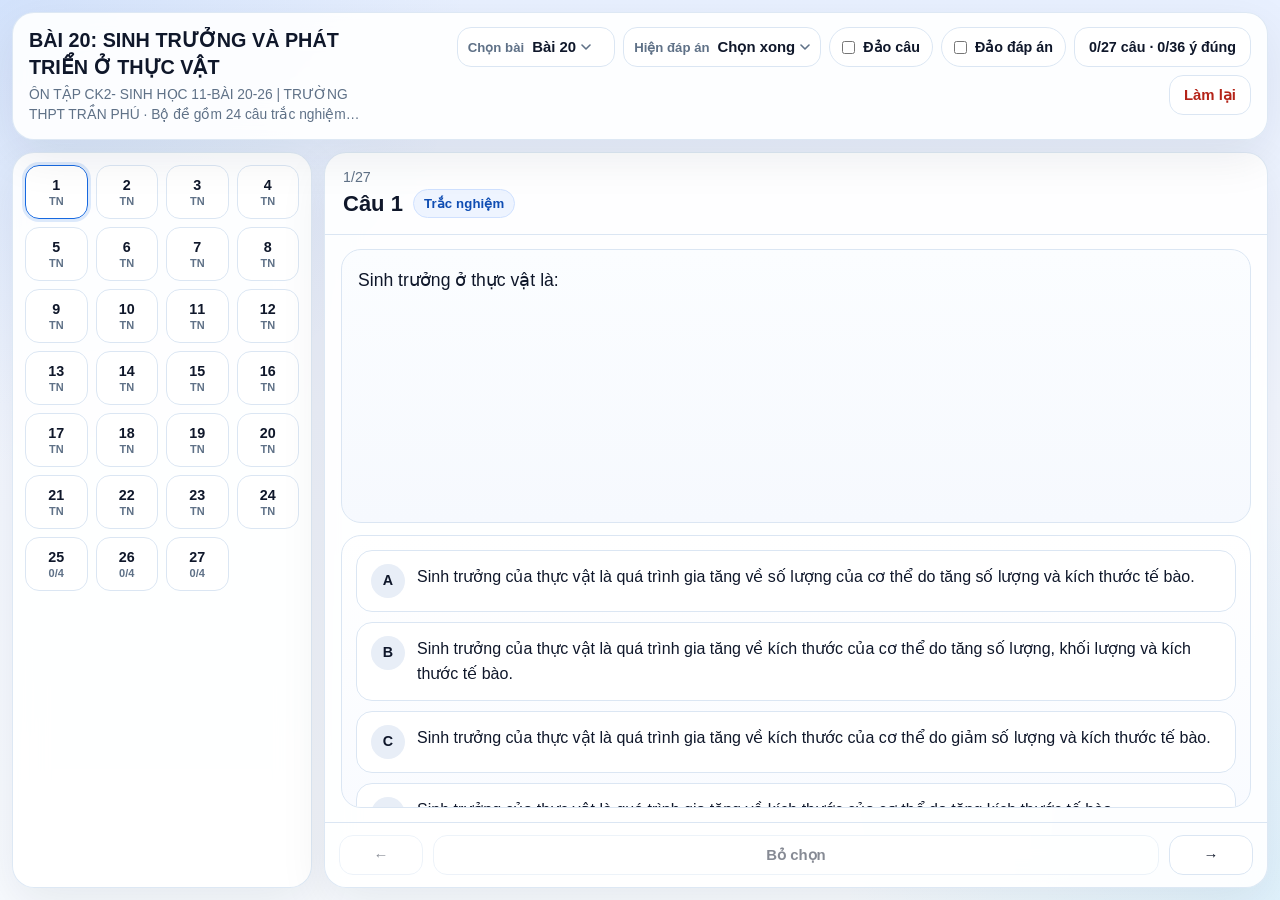
<file: index.html>
<!DOCTYPE html>
<html lang="vi">
<head>
  <meta charset="UTF-8" />
  <meta name="viewport" content="width=device-width, initial-scale=1.0, viewport-fit=cover" />
  <title>Ôn tập Sinh học 11</title>
  <link rel="stylesheet" href="style.css" />
</head>
<body>
  <div class="app">
    <header class="topbar">
      <button
        class="tool-btn mobile-only mobile-menu-btn"
        id="openToolsBtn"
        type="button"
        aria-label="Mở menu chỉnh sâu"
        aria-expanded="false"
      >
        <span class="hamburger-icon" aria-hidden="true">
          <span></span>
          <span></span>
          <span></span>
        </span>
      </button>
      <button
        class="tool-btn mobile-only mobile-palette-trigger"
        id="mobilePaletteBtn"
        type="button"
        aria-expanded="false"
      >
        Câu
      </button>
      <div class="titlebox">
        <div class="title" id="examTitle">Đang tải...</div>
        <div class="mobile-title" id="mobileExamTitle">Đang tải...</div>
        <div class="subtitle" id="examSection"></div>
      </div>

      <div class="tools-host" id="toolsDesktopMount">
      <div class="tools" id="toolsPanel">
        <div class="tools-sheet-head mobile-only">
          <div class="tools-sheet-title">Menu chỉnh sâu</div>
          <button class="tool-btn" id="closeToolsBtn" type="button">Đóng</button>
        </div>
        <button class="tool-btn mobile-only" id="openPaletteBtn" type="button">Câu</button>
        <div class="tool-field cs-field">
          <span class="tool-label">Chọn bài</span>
          <div class="cs" id="lessonSelect" data-value="">
            <button class="cs-trigger" type="button" aria-haspopup="listbox" aria-expanded="false">
              <span class="cs-value"></span>
              <svg class="cs-arrow" width="10" height="6" viewBox="0 0 10 6" fill="none" aria-hidden="true"><path d="M1 1l4 4 4-4" stroke="currentColor" stroke-width="1.6" stroke-linecap="round" stroke-linejoin="round"/></svg>
            </button>
            <div class="cs-list" role="listbox" hidden></div>
          </div>
        </div>
        <div class="tool-field mode-field cs-field">
          <span class="tool-label">Hiện đáp án</span>
          <div class="cs" id="revealModeSelect" data-value="submit">
            <button class="cs-trigger" type="button" aria-haspopup="listbox" aria-expanded="false">
              <span class="cs-value">Cuối bài</span>
              <svg class="cs-arrow" width="10" height="6" viewBox="0 0 10 6" fill="none" aria-hidden="true"><path d="M1 1l4 4 4-4" stroke="currentColor" stroke-width="1.6" stroke-linecap="round" stroke-linejoin="round"/></svg>
            </button>
            <div class="cs-list" role="listbox" hidden>
              <button class="cs-option selected" role="option" data-value="submit" type="button">Cuối bài</button>
              <button class="cs-option" role="option" data-value="instant" type="button">Chọn xong</button>
            </div>
          </div>
        </div>
        <button class="tool-btn accent" id="submitBtn" type="button">Nộp bài</button>
        <label class="toggle-chip" for="shuffleQuestionsToggle">
          <input id="shuffleQuestionsToggle" type="checkbox" />
          <span>Đảo câu</span>
        </label>
        <label class="toggle-chip" for="shuffleOptionsToggle">
          <input id="shuffleOptionsToggle" type="checkbox" />
          <span>Đảo đáp án</span>
        </label>
        <div class="summary" id="summary">0/0</div>
        <button class="tool-btn danger" id="resetBtn" type="button" title="Xóa toàn bộ lựa chọn">Làm lại</button>
      </div>
      </div>
    </header>

    <main class="main">
      <aside class="sidebar card">
        <div class="palette" id="paletteDesktop"></div>
      </aside>

      <section class="viewer card">
        <div class="viewer-head">
          <div class="viewer-head-left">
            <div class="q-position" id="qPosition">0/0</div>
            <div class="q-title-row">
              <div class="q-number" id="qNumber">Câu 1</div>
              <div class="q-type-badge" id="qTypeBadge" hidden>Trắc nghiệm</div>
            </div>
          </div>
          <div class="viewer-head-right">
            <div class="answer-chip" id="answerChip" hidden>Đáp án: A</div>
          </div>
        </div>

        <div class="viewer-body">
          <div class="prompt-pane" id="promptPane">
            <div class="question-text" id="questionText">Đang tải...</div>
            <div class="question-media" id="questionMedia" hidden></div>
          </div>
          <div class="answer-pane">
            <div class="options" id="options"></div>
          </div>
        </div>

        <div class="viewer-foot">
          <button class="nav-btn" id="prevBtn" type="button">←</button>
          <button class="nav-btn" id="clearBtn" type="button">Bỏ chọn</button>
          <button class="nav-btn" id="nextBtn" type="button">→</button>
        </div>
      </section>
    </main>
  </div>

  <div class="tools-backdrop" id="toolsBackdrop">
    <div class="tools-overlay-panel">
      <div class="tools-sheet-shell" id="toolsSheetShell"></div>
    </div>
  </div>

  <div class="overlay" id="overlay">
    <div class="overlay-panel">
      <div class="overlay-head">
        <div class="overlay-title">Chọn câu</div>
        <button class="tool-btn" id="closePaletteBtn" type="button">Đóng</button>
      </div>
      <div class="overlay-subtitle" id="paletteSummary"></div>
      <div class="palette mobile-palette" id="paletteMobile"></div>
    </div>
  </div>

  <div class="image-lightbox" id="imageLightbox" aria-hidden="true">
    <div class="image-lightbox-panel" id="imageLightboxPanel" role="dialog" aria-modal="true" aria-label="Xem ảnh lớn">
      <div class="image-lightbox-head">
        <div class="image-lightbox-meta" id="imageLightboxMeta">Ảnh 1/1</div>
        <button class="tool-btn image-lightbox-close" id="closeImageLightboxBtn" type="button">Đóng</button>
      </div>
      <div class="image-lightbox-stage">
        <button class="image-lightbox-nav" id="prevImageLightboxBtn" type="button" aria-label="Ảnh trước">←</button>
        <div class="image-lightbox-viewport" id="imageLightboxViewport">
          <img class="image-lightbox-image" id="imageLightboxImage" alt="" />
        </div>
        <button class="image-lightbox-nav" id="nextImageLightboxBtn" type="button" aria-label="Ảnh tiếp theo">→</button>
      </div>
      <div class="image-lightbox-caption" id="imageLightboxCaption" hidden></div>
      <div class="image-lightbox-hint" id="imageLightboxHint">Bấm vùng tối bên ngoài hoặc nhấn Esc để đóng</div>
    </div>
  </div>

  <script src="javascript.js"></script>
</body>
</html>
</file>
<file: style.css>
:root {
  --bg: #f3f7ff;
  --bg-strong: #e8f0ff;
  --card: #ffffff;
  --line: #dbe6f3;
  --line-strong: #bfd2e6;
  --text: #0f172a;
  --muted: #5f7187;
  --accent: #1769e0;
  --accent-strong: #0f4db3;
  --accent-soft: #edf4ff;
  --green: #157347;
  --green-soft: #ecfdf3;
  --red: #b42318;
  --red-soft: #fff1f1;
  --amber: #b45309;
  --amber-soft: #fff7e8;
  --code-bg: #0f172a;
  --code-border: #1e293b;
  --code-text: #e2e8f0;
  --code-comment: #94a3b8;
  --code-keyword: #f59e0b;
  --code-builtin: #67e8f9;
  --code-string: #86efac;
  --code-number: #fda4af;
  --inline-code-bg: #e0f2fe;
  --inline-code-border: #bae6fd;
  --inline-code-text: #0c4a6e;
  --shadow: 0 16px 48px rgba(15, 23, 42, 0.08);
}

* {
  box-sizing: border-box;
}

html,
body {
  height: 100%;
  margin: 0;
}

body {
  font-family: "Be Vietnam Pro", "Segoe UI", sans-serif;
  background:
    radial-gradient(circle at top left, rgba(23, 105, 224, 0.1), transparent 30%),
    radial-gradient(circle at right bottom, rgba(14, 165, 233, 0.1), transparent 28%),
    linear-gradient(180deg, var(--bg-strong) 0%, var(--bg) 45%, #f8fbff 100%);
  color: var(--text);
  overflow: hidden;
}

button {
  font: inherit;
}

.app {
  height: 100dvh;
  padding: 12px;
  padding-top: max(12px, env(safe-area-inset-top));
  padding-bottom: max(12px, env(safe-area-inset-bottom));
  padding-left: max(12px, env(safe-area-inset-left));
  padding-right: max(12px, env(safe-area-inset-right));
  display: grid;
  grid-template-rows: auto 1fr;
  gap: 12px;
}

.card,
.topbar {
  background: rgba(255, 255, 255, 0.9);
  border: 1px solid rgba(219, 230, 243, 0.92);
  border-radius: 22px;
  box-shadow: var(--shadow);
  backdrop-filter: blur(16px);
}

.topbar {
  display: flex;
  align-items: flex-start;
  justify-content: space-between;
  flex-wrap: wrap;
  gap: 14px;
  z-index: 10;
  padding: 14px 16px;
  min-width: 0;
}

.titlebox {
  flex: 1;
  min-width: 0;
  display: flex;
  flex-direction: column;
  justify-content: center;
}

.title {
  font-size: 19.8px;
  font-weight: 800;
  line-height: 1.35;
  white-space: normal;
  display: -webkit-box;
  -webkit-box-orient: vertical;
  -webkit-line-clamp: 2;
  overflow: hidden;
}

.mobile-title {
  display: none;
  font-size: 16.5px;
  font-weight: 800;
  line-height: 1.25;
  white-space: nowrap;
  overflow: hidden;
  text-overflow: ellipsis;
}

.subtitle {
  margin-top: 5px;
  font-size: 13.8px;
  line-height: 1.45;
  color: var(--muted);
  white-space: normal;
  display: -webkit-box;
  -webkit-box-orient: vertical;
  -webkit-line-clamp: 2;
  overflow: hidden;
}

.tools-host {
  flex: 1 1 520px;
  min-width: 0;
}

.tools {
  display: flex;
  align-items: center;
  justify-content: flex-end;
  gap: 8px;
  flex-wrap: wrap;
  width: 100%;
  min-width: 0;
}

.tools-sheet-head {
  width: 100%;
  align-items: center;
  justify-content: space-between;
  gap: 10px;
}

.tools-sheet-title {
  min-width: 0;
  font-size: 15.4px;
  font-weight: 800;
}

.mobile-menu-btn {
  padding: 0;
}

.hamburger-icon {
  width: 18px;
  display: inline-flex;
  flex-direction: column;
  gap: 4px;
}

.hamburger-icon span {
  width: 100%;
  height: 2px;
  border-radius: 999px;
  background: currentColor;
}

.tool-btn,
.nav-btn,
.q-btn,
.option-btn,
.tf-choice-btn {
  -webkit-tap-highlight-color: transparent;
  touch-action: manipulation;
}

.tool-btn,
.nav-btn {
  min-height: 40px;
  padding: 0 14px;
  border: 1px solid var(--line);
  background: rgba(255, 255, 255, 0.92);
  color: var(--text);
  border-radius: 14px;
  font-size: 14.9px;
  font-weight: 700;
  cursor: pointer;
  transition: 0.16s ease;
}

.tool-btn,
.tool-field,
.toggle-chip,
.summary {
  min-width: 0;
}

.tool-btn:hover,
.nav-btn:hover {
  border-color: var(--line-strong);
  background: #f8fbff;
}

.tool-btn:active,
.nav-btn:active {
  transform: scale(0.95);
  background: #eef3fa;
  transition-duration: 0.06s;
}

.tool-btn.active {
  border-color: #a8c8ff;
  background: var(--accent-soft);
  color: var(--accent-strong);
}

.tool-btn.accent {
  border-color: #bfd7ff;
  background: linear-gradient(180deg, #f4f9ff 0%, var(--accent-soft) 100%);
  color: var(--accent-strong);
}

.tool-btn.danger {
  color: var(--red);
}

.tool-btn:disabled,
.nav-btn:disabled,
.tf-choice-btn:disabled {
  opacity: 0.5;
  cursor: not-allowed;
}

.tool-field {
  min-height: 40px;
  max-width: 100%;
  padding: 0 10px;
  display: inline-flex;
  align-items: center;
  gap: 8px;
  border: 1px solid var(--line);
  border-radius: 14px;
  background: rgba(255, 255, 255, 0.92);
}

.mode-field {
  min-width: 0;
}

.tool-label {
  flex-shrink: 0;
  color: var(--muted);
  font-size: 13.2px;
  font-weight: 800;
  white-space: nowrap;
}

.cs-field {
  position: relative;
}

.cs {
  position: relative;
  display: flex;
  align-items: center;
}

.cs-trigger {
  display: flex;
  align-items: center;
  gap: 5px;
  border: 0;
  padding: 0;
  min-width: 72px;
  background: transparent;
  color: var(--text);
  font: inherit;
  font-size: 14.9px;
  font-weight: 700;
  cursor: pointer;
  outline: none;
  transition: color 0.15s;
  white-space: nowrap;
}

.cs-trigger:hover {
  color: var(--accent);
}

.cs-arrow {
  flex-shrink: 0;
  color: var(--muted);
  transition: transform 0.18s ease;
}

.cs[data-open] .cs-arrow {
  transform: rotate(180deg);
}

.cs-list {
  position: absolute;
  top: calc(100% + 10px);
  left: 50%;
  transform: translateX(-50%);
  min-width: 130px;
  background: var(--card);
  border: 1px solid var(--line);
  border-radius: 14px;
  box-shadow: 0 8px 28px rgba(15, 23, 42, 0.12);
  z-index: 200;
  padding: 5px;
  display: flex;
  flex-direction: column;
  gap: 2px;
}

.cs-option {
  display: block;
  width: 100%;
  padding: 8px 14px;
  border: 0;
  border-radius: 9px;
  background: transparent;
  color: var(--text);
  font: inherit;
  font-size: 14.3px;
  font-weight: 600;
  text-align: left;
  cursor: pointer;
  transition: background 0.12s;
  white-space: nowrap;
}

.cs-option:hover {
  background: var(--accent-soft);
  color: var(--accent-strong);
}

.cs-option.selected {
  background: var(--accent-soft);
  color: var(--accent-strong);
  font-weight: 700;
}

.toggle-chip {
  min-height: 40px;
  max-width: 100%;
  padding: 0 12px;
  display: inline-flex;
  align-items: center;
  gap: 8px;
  border: 1px solid var(--line);
  border-radius: 999px;
  background: rgba(255, 255, 255, 0.92);
  color: var(--text);
  font-size: 14.3px;
  font-weight: 700;
  cursor: pointer;
  user-select: none;
}

.toggle-chip span {
  min-width: 0;
  overflow: hidden;
  text-overflow: ellipsis;
  white-space: nowrap;
}

.toggle-chip input {
  margin: 0;
  accent-color: var(--accent);
}

.summary {
  min-height: 40px;
  padding: 0 14px;
  display: flex;
  align-items: center;
  justify-content: center;
  border: 1px solid var(--line);
  border-radius: 14px;
  background: rgba(255, 255, 255, 0.92);
  font-size: 14.3px;
  font-weight: 800;
  white-space: nowrap;
}

.main {
  min-height: 0;
  display: grid;
  grid-template-columns: minmax(250px, 300px) minmax(0, 1fr);
  gap: 12px;
}

.sidebar {
  min-height: 0;
  overflow: auto;
  padding: 12px;
}

.palette {
  display: grid;
  grid-template-columns: repeat(auto-fill, minmax(58px, 1fr));
  gap: 8px;
  align-content: start;
}

.q-btn {
  min-height: 54px;
  padding: 8px 6px;
  border: 1px solid var(--line);
  background: rgba(255, 255, 255, 0.96);
  color: var(--text);
  border-radius: 14px;
  display: flex;
  flex-direction: column;
  align-items: center;
  justify-content: center;
  gap: 2px;
  cursor: pointer;
  transition: 0.16s ease;
}

.q-btn:hover {
  border-color: var(--line-strong);
  background: #f8fbff;
}

.q-btn:active {
  transform: scale(0.93);
  transition-duration: 0.06s;
}

.q-btn-number {
  font-size: 14.3px;
  font-weight: 800;
  line-height: 1;
}

.q-btn-meta {
  font-size: 11px;
  font-weight: 700;
  color: var(--muted);
  line-height: 1.1;
  text-transform: uppercase;
}

.q-btn.answered {
  background: var(--accent-soft);
  border-color: #bfd7ff;
  color: var(--accent-strong);
}

.q-btn.answered .q-btn-meta {
  color: var(--accent-strong);
}

.q-btn.partial {
  background: var(--amber-soft);
  border-color: #fbd38d;
  color: var(--amber);
}

.q-btn.partial .q-btn-meta {
  color: var(--amber);
}

.q-btn.correct {
  background: var(--green-soft);
  border-color: #9fe3b8;
  color: var(--green);
}

.q-btn.correct .q-btn-meta {
  color: var(--green);
}

.q-btn.wrong {
  background: var(--red-soft);
  border-color: #f7b1aa;
  color: var(--red);
}

.q-btn.wrong .q-btn-meta {
  color: var(--red);
}

.q-btn.current {
  border-color: var(--accent);
  box-shadow: 0 0 0 3px rgba(23, 105, 224, 0.14);
}

.viewer {
  min-width: 0;
  min-height: 0;
  display: grid;
  grid-template-rows: auto 1fr auto;
  overflow: hidden;
}

.viewer-head {
  display: flex;
  align-items: flex-start;
  justify-content: space-between;
  gap: 12px;
  padding: 16px 18px;
  border-bottom: 1px solid var(--line);
}

.viewer-head-left {
  min-width: 0;
}

.q-position {
  font-size: 14.3px;
  color: var(--muted);
}

.q-title-row {
  margin-top: 4px;
  display: flex;
  align-items: center;
  gap: 10px;
  flex-wrap: wrap;
}

.q-number {
  font-size: 22px;
  font-weight: 800;
}

.q-type-badge {
  padding: 6px 10px;
  border-radius: 999px;
  font-size: 13.2px;
  font-weight: 800;
  letter-spacing: 0.01em;
  background: #eef4ff;
  border: 1px solid #cfe0ff;
  color: var(--accent-strong);
}

.q-type-badge[data-type="true_false"] {
  background: #fff7ed;
  border-color: #fed7aa;
  color: #c2410c;
}

.viewer-head-right {
  display: flex;
  align-items: flex-start;
  justify-content: flex-end;
  gap: 8px;
  flex-shrink: 0;
}

.answer-chip {
  max-width: 320px;
  flex-shrink: 0;
  padding: 9px 12px;
  border-radius: 16px;
  border: 1px solid #9fe3b8;
  background: var(--green-soft);
  color: var(--green);
  font-size: 14.3px;
  font-weight: 800;
  line-height: 1.45;
  white-space: nowrap;
}

.answer-chip.wide {
  white-space: normal;
}

.viewer-body {
  min-height: 0;
  display: grid;
  grid-template-rows: minmax(0, 1fr) minmax(0, 1fr);
  gap: 12px;
  padding: 14px 16px;
  overflow: hidden;
}

.prompt-pane,
.answer-pane {
  min-height: 0;
  border: 1px solid var(--line);
  border-radius: 20px;
  overflow: hidden;
}

.prompt-pane {
  padding: 16px;
  display: flex;
  flex-direction: column;
  gap: 14px;
  overflow: auto;
  overscroll-behavior: contain;
  background: linear-gradient(180deg, #fbfdff 0%, #f6f9fe 100%);
}

.answer-pane {
  display: flex;
  flex-direction: column;
  background: linear-gradient(180deg, #ffffff 0%, #f9fbff 100%);
}

.question-text {
  flex: 0 0 auto;
  min-height: auto;
  overflow: visible;
  padding: 0;
  display: flex;
  flex-direction: column;
  gap: 12px;
  white-space: normal;
  word-break: break-word;
  font-size: 17.6px;
  line-height: 1.65;
  tab-size: 4;
}

.question-stem {
  white-space: pre-wrap;
}

.question-media {
  display: flex;
  flex-direction: column;
  gap: 14px;
  align-items: stretch;
}

.question-figure {
  margin: 0;
  border: 1px solid var(--line);
  border-radius: 16px;
  background: rgba(255, 255, 255, 0.9);
  overflow: hidden;
  box-shadow: 0 10px 20px rgba(15, 23, 42, 0.04);
  transition: border-color 0.18s ease, box-shadow 0.18s ease;
}

.question-figure:hover {
  border-color: #bfd7ff;
  box-shadow: 0 14px 28px rgba(15, 23, 42, 0.07);
}

.question-image-trigger {
  position: relative;
  width: 100%;
  padding: 0;
  border: 0;
  background: transparent;
  display: block;
  cursor: zoom-in;
  text-align: left;
}

.question-image-trigger::after {
  content: "";
  position: absolute;
  inset: auto 0 0 0;
  height: 44%;
  background: linear-gradient(180deg, rgba(15, 23, 42, 0) 0%, rgba(15, 23, 42, 0.34) 100%);
  opacity: 0.82;
  transition: opacity 0.18s ease;
}

.question-image {
  width: 100%;
  max-height: min(58vh, 560px);
  display: block;
  object-fit: contain;
  transition: transform 0.22s ease;
  background:
    linear-gradient(135deg, rgba(23, 105, 224, 0.08), rgba(14, 165, 233, 0.04)),
    #f8fbff;
}

.question-image-trigger:hover::after,
.question-image-trigger:focus-visible::after {
  opacity: 1;
}

.question-image-trigger:hover .question-image,
.question-image-trigger:focus-visible .question-image {
  transform: scale(1.015);
}

.question-image-hint {
  position: absolute;
  left: 12px;
  right: 12px;
  bottom: 12px;
  z-index: 1;
  display: inline-flex;
  align-items: center;
  justify-content: center;
  min-height: 32px;
  padding: 0 12px;
  border: 1px solid rgba(255, 255, 255, 0.24);
  border-radius: 999px;
  background: rgba(15, 23, 42, 0.6);
  color: #f8fafc;
  font-size: 13.2px;
  font-weight: 800;
  letter-spacing: 0.01em;
  backdrop-filter: blur(8px);
  pointer-events: none;
}

.question-caption {
  padding: 10px 12px 12px;
  border-top: 1px solid var(--line);
  color: var(--muted);
  font-size: 14.3px;
  line-height: 1.5;
}

.question-code {
  margin: 0;
  border: 1px solid var(--code-border);
  border-radius: 16px;
  background: linear-gradient(180deg, #111827 0%, var(--code-bg) 100%);
  color: var(--code-text);
  overflow-x: auto;
  box-shadow: inset 0 1px 0 rgba(255, 255, 255, 0.04);
}

.question-code code {
  display: block;
  min-width: max-content;
  padding: 14px 16px;
  font-family: Consolas, "Courier New", monospace;
  font-size: 14.9px;
  line-height: 1.6;
  white-space: pre;
  tab-size: 4;
}

.inline-code {
  display: inline-block;
  padding: 0.08em 0.45em;
  border: 1px solid var(--inline-code-border);
  border-radius: 8px;
  background: var(--inline-code-bg);
  color: var(--inline-code-text);
  font-family: Consolas, "Courier New", monospace;
  font-size: 0.92em;
  line-height: 1.45;
  white-space: break-spaces;
}

.code-token.comment {
  color: var(--code-comment);
  font-style: italic;
}

.code-token.keyword {
  color: var(--code-keyword);
  font-weight: 700;
}

.code-token.builtin {
  color: var(--code-builtin);
}

.code-token.string {
  color: var(--code-string);
}

.code-token.number {
  color: var(--code-number);
}

.options {
  flex: 1 1 auto;
  min-height: 0;
  overflow: auto;
  overscroll-behavior: contain;
  display: grid;
  gap: 10px;
  padding: 14px;
  align-content: start;
}

.option-btn {
  width: 100%;
  text-align: left;
  padding: 13px 14px;
  display: grid;
  grid-template-columns: auto minmax(0, 1fr);
  align-items: start;
  gap: 12px;
  border: 1px solid var(--line);
  border-radius: 16px;
  background: rgba(255, 255, 255, 0.96);
  color: var(--text);
  cursor: pointer;
  transition: 0.16s ease;
  white-space: pre-wrap;
  word-break: break-word;
  font-size: 16px;
  line-height: 1.6;
}

.option-label {
  width: 34px;
  height: 34px;
  display: inline-flex;
  align-items: center;
  justify-content: center;
  border-radius: 999px;
  background: #e8eef7;
  color: #0f172a;
  font-size: 14.3px;
  font-weight: 800;
}

.option-copy {
  min-width: 0;
}

.option-btn:hover {
  border-color: var(--line-strong);
  background: #f8fbff;
}

.option-btn:active {
  transform: scale(0.98);
  transition-duration: 0.06s;
}

.option-btn.selected {
  border-color: var(--accent);
  background: var(--accent-soft);
}

.option-btn.correct {
  border-color: #9fe3b8;
  background: var(--green-soft);
  color: #166534;
}

.option-btn.correct .option-label {
  background: #c7f2d6;
  color: #166534;
}

.option-btn.wrong {
  border-color: #f7b1aa;
  background: var(--red-soft);
  color: #991b1b;
}

.option-btn.wrong .option-label {
  background: #ffd7d4;
  color: #991b1b;
}

.option-btn.selected .option-label {
  background: #cfe0ff;
  color: var(--accent-strong);
}

.option-btn.correct.selected .option-label {
  background: #c7f2d6;
  color: #166534;
}

.option-btn.wrong.selected .option-label {
  background: #ffd7d4;
  color: #991b1b;
}

.options[data-type="true_false"] {
  display: flex;
  flex-direction: column;
  gap: 12px;
}

.tf-intro {
  display: flex;
  align-items: center;
  gap: 8px;
  padding: 10px 12px;
  border: 1px solid #d7e5f5;
  border-radius: 14px;
  background: #f7fbff;
  color: var(--muted);
  font-size: 14.3px;
  font-weight: 700;
}

.tf-intro-badge {
  padding: 4px 9px;
  border-radius: 999px;
  background: #e8f1ff;
  color: var(--accent-strong);
  font-size: 12.1px;
  font-weight: 800;
}

.tf-card {
  padding: 14px;
  display: grid;
  grid-template-columns: 42px minmax(0, 1fr);
  gap: 12px;
  border: 1px solid var(--line);
  border-radius: 18px;
  background: rgba(255, 255, 255, 0.96);
  transition: 0.16s ease;
}

.tf-card.answered {
  border-color: #cfe0ff;
}

.tf-card.correct {
  border-color: #9fe3b8;
  background: linear-gradient(180deg, #ffffff 0%, #f2fcf5 100%);
}

.tf-card.wrong {
  border-color: #f7b1aa;
  background: linear-gradient(180deg, #ffffff 0%, #fff4f4 100%);
}

.tf-marker {
  width: 42px;
  height: 42px;
  display: inline-flex;
  align-items: center;
  justify-content: center;
  border-radius: 14px;
  background: #eef4ff;
  color: var(--accent-strong);
  font-size: 16.5px;
  font-weight: 800;
  text-transform: lowercase;
}

.tf-card.correct .tf-marker {
  background: #d4f7df;
  color: #166534;
}

.tf-card.wrong .tf-marker {
  background: #ffe0dd;
  color: #991b1b;
}

.tf-body {
  min-width: 0;
  display: flex;
  flex-direction: column;
  gap: 10px;
}

.tf-text {
  font-size: 16px;
  line-height: 1.6;
  white-space: pre-wrap;
  word-break: break-word;
}

.tf-choice-row {
  display: flex;
  gap: 8px;
  flex-wrap: wrap;
}

.tf-choice-btn {
  min-width: 94px;
  min-height: 38px;
  padding: 0 14px;
  border: 1px solid var(--line);
  border-radius: 12px;
  background: #f8fbff;
  color: var(--text);
  font-size: 14.9px;
  font-weight: 800;
  cursor: pointer;
  transition: 0.16s ease;
}

.tf-choice-btn:hover {
  border-color: var(--line-strong);
  background: #eef5ff;
}

.tf-choice-btn:active {
  transform: scale(0.95);
  transition-duration: 0.06s;
}

.tf-choice-btn.selected {
  border-color: var(--accent);
  background: var(--accent-soft);
  color: var(--accent-strong);
}

.tf-choice-btn.correct {
  border-color: #9fe3b8;
  background: var(--green-soft);
  color: #166534;
}

.tf-choice-btn.wrong {
  border-color: #f7b1aa;
  background: var(--red-soft);
  color: #991b1b;
}

.tf-feedback {
  font-size: 14.3px;
  font-weight: 700;
  color: var(--muted);
}

.tf-feedback.correct {
  color: #166534;
}

.tf-feedback.wrong {
  color: #991b1b;
}

.viewer-foot {
  display: grid;
  grid-template-columns: 84px 1fr 84px;
  gap: 10px;
  padding: 12px 14px;
  border-top: 1px solid var(--line);
}

.image-lightbox {
  position: fixed;
  inset: 0;
  z-index: 72;
  padding: 16px;
  background: rgba(2, 8, 23, 0);
  opacity: 0;
  visibility: hidden;
  pointer-events: none;
  transition: opacity 0.24s ease, visibility 0.24s ease, background-color 0.24s ease;
}

.image-lightbox.open {
  opacity: 1;
  visibility: visible;
  pointer-events: auto;
  background: rgba(2, 8, 23, 0.8);
}

.image-lightbox-panel {
  width: min(1280px, 100%);
  height: calc(100dvh - 32px);
  margin: 0 auto;
  padding: 16px;
  display: grid;
  grid-template-rows: auto minmax(0, 1fr) auto auto;
  gap: 12px;
  border: 1px solid rgba(255, 255, 255, 0.12);
  border-radius: 26px;
  background:
    radial-gradient(circle at top, rgba(59, 130, 246, 0.12), transparent 42%),
    linear-gradient(180deg, rgba(15, 23, 42, 0.96) 0%, rgba(15, 23, 42, 0.92) 100%);
  box-shadow: 0 32px 80px rgba(0, 0, 0, 0.34);
  transform: translateY(18px) scale(0.985);
  transition: transform 0.24s ease;
}

.image-lightbox.open .image-lightbox-panel {
  transform: translateY(0) scale(1);
}

.image-lightbox-head {
  display: flex;
  align-items: center;
  justify-content: space-between;
  gap: 10px;
}

.image-lightbox-meta {
  min-height: 40px;
  padding: 0 14px;
  display: inline-flex;
  align-items: center;
  border: 1px solid rgba(191, 219, 254, 0.18);
  border-radius: 999px;
  background: rgba(15, 23, 42, 0.38);
  color: #e2e8f0;
  font-size: 14.3px;
  font-weight: 800;
}

.image-lightbox-close {
  border-color: rgba(191, 219, 254, 0.18);
  background: rgba(255, 255, 255, 0.08);
  color: #f8fafc;
}

.image-lightbox-close:hover {
  border-color: rgba(191, 219, 254, 0.3);
  background: rgba(255, 255, 255, 0.14);
}

.image-lightbox-stage {
  min-height: 0;
  display: grid;
  grid-template-columns: 54px minmax(0, 1fr) 54px;
  grid-template-areas: "prev viewport next";
  align-items: center;
  gap: 14px;
}

.image-lightbox-viewport {
  grid-area: viewport;
  min-height: 0;
  height: 100%;
  padding: 16px;
  display: flex;
  align-items: center;
  justify-content: center;
  overflow: auto;
  overscroll-behavior: contain;
  touch-action: pan-x pan-y pinch-zoom;
  border: 1px solid rgba(191, 219, 254, 0.16);
  border-radius: 22px;
  background:
    linear-gradient(180deg, rgba(255, 255, 255, 0.05), rgba(255, 255, 255, 0.02)),
    rgba(15, 23, 42, 0.45);
  position: relative;
}

.image-lightbox-viewport.loading::after {
  content: "Đang tải ảnh...";
  position: absolute;
  left: 50%;
  top: 50%;
  transform: translate(-50%, -50%);
  padding: 10px 14px;
  border: 1px solid rgba(191, 219, 254, 0.18);
  border-radius: 999px;
  background: rgba(15, 23, 42, 0.68);
  color: #e2e8f0;
  font-size: 13.2px;
  font-weight: 800;
  letter-spacing: 0.01em;
}

.image-lightbox-image {
  max-width: 100%;
  max-height: min(74dvh, 900px);
  width: auto;
  height: auto;
  display: block;
  object-fit: contain;
  border-radius: 18px;
  box-shadow: 0 18px 48px rgba(15, 23, 42, 0.28);
  background: rgba(255, 255, 255, 0.02);
}

.image-lightbox-nav {
  width: 54px;
  height: 54px;
  padding: 0;
  border: 1px solid rgba(191, 219, 254, 0.18);
  border-radius: 18px;
  background: rgba(255, 255, 255, 0.08);
  color: #f8fafc;
  font-size: 22px;
  font-weight: 800;
  cursor: pointer;
  transition: transform 0.16s ease, border-color 0.16s ease, background 0.16s ease, opacity 0.16s ease;
}

#prevImageLightboxBtn {
  grid-area: prev;
}

#nextImageLightboxBtn {
  grid-area: next;
}

.image-lightbox-nav:hover {
  border-color: rgba(191, 219, 254, 0.32);
  background: rgba(255, 255, 255, 0.14);
}

.image-lightbox-nav:active {
  transform: scale(0.95);
}

.image-lightbox-nav:disabled {
  opacity: 0.34;
  cursor: not-allowed;
}

.image-lightbox-caption {
  padding: 12px 14px;
  border: 1px solid rgba(191, 219, 254, 0.14);
  border-radius: 18px;
  background: rgba(255, 255, 255, 0.06);
  color: #e2e8f0;
  font-size: 14.9px;
  line-height: 1.6;
  white-space: pre-wrap;
}

.image-lightbox-hint {
  color: rgba(226, 232, 240, 0.84);
  font-size: 13.8px;
  line-height: 1.45;
  text-align: center;
}

.overlay {
  position: fixed;
  inset: 0;
  z-index: 50;
  background: rgba(15, 23, 42, 0);
  padding: 10px;
  opacity: 0;
  visibility: hidden;
  pointer-events: none;
  transition: opacity 0.28s ease, visibility 0.28s ease, background-color 0.28s ease;
}

.overlay.open {
  opacity: 1;
  visibility: visible;
  pointer-events: auto;
  background: rgba(15, 23, 42, 0.42);
}

.overlay-panel {
  height: calc(100dvh - 20px);
  background: rgba(255, 255, 255, 0.94);
  border: 1px solid rgba(219, 230, 243, 0.92);
  border-radius: 22px;
  box-shadow: var(--shadow);
  backdrop-filter: blur(18px);
  display: grid;
  grid-template-rows: auto 1fr;
  gap: 10px;
  padding: 12px;
  overflow: hidden;
  transform: translateY(24px);
  transition: transform 0.28s ease;
}

.overlay.open .overlay-panel {
  transform: translateY(0);
}

.overlay-head {
  display: flex;
  align-items: center;
  justify-content: space-between;
  gap: 8px;
}

.overlay-title {
  font-size: 15.4px;
  font-weight: 800;
}

.overlay-subtitle {
  margin-bottom: 10px;
  color: var(--muted);
  font-size: 13.8px;
  line-height: 1.5;
}

.overlay-subtitle:empty {
  display: none;
}

.mobile-palette {
  overflow: auto;
}

.mobile-only {
  display: none;
}

.tools-backdrop {
  position: fixed;
  inset: 0;
  z-index: 54;
  background: rgba(15, 23, 42, 0);
  opacity: 0;
  visibility: hidden;
  pointer-events: none;
  transition: opacity 0.28s ease, visibility 0.28s ease, background-color 0.28s ease;
}

.tools-backdrop.open {
  opacity: 1;
  visibility: visible;
  pointer-events: auto;
  background: rgba(15, 23, 42, 0.42);
}

.tools-overlay-panel {
  position: absolute;
  left: 10px;
  right: 10px;
  bottom: max(10px, env(safe-area-inset-bottom));
  max-height: min(76dvh, 560px);
  padding: 14px;
  border: 1px solid rgba(219, 230, 243, 0.92);
  border-radius: 22px;
  background: rgba(255, 255, 255, 0.94);
  box-shadow: var(--shadow);
  backdrop-filter: blur(18px);
  transform: translateY(24px);
  transition: transform 0.28s ease;
  overflow: auto;
}

.tools-backdrop.open .tools-overlay-panel {
  transform: translateY(0);
}

.tools-sheet-shell {
  min-height: 0;
}

[hidden]:not(.overlay) {
  display: none !important;
}

.q-btn:focus-visible,
.tool-btn:focus-visible,
.nav-btn:focus-visible,
.question-image-trigger:focus-visible,
.image-lightbox-nav:focus-visible,
.option-btn:focus-visible,
.tf-choice-btn:focus-visible {
  outline: 2px solid rgba(23, 105, 224, 0.24);
  outline-offset: 2px;
}

*::-webkit-scrollbar {
  width: 8px;
  height: 8px;
}

*::-webkit-scrollbar-track {
  background: transparent;
}

*::-webkit-scrollbar-thumb {
  background: #c8d7e8;
  border-radius: 999px;
  border: 2px solid transparent;
  background-clip: padding-box;
}

@media (max-width: 900px) {
  *::-webkit-scrollbar {
    width: 4px;
    height: 4px;
  }

  *::-webkit-scrollbar-thumb {
    border: 0;
  }
}

@media (pointer: coarse) {
  .options {
    scroll-behavior: smooth;
  }
}

@media (max-width: 900px) {
  .app {
    padding: 6px;
    padding-top: max(6px, env(safe-area-inset-top));
    padding-bottom: max(6px, env(safe-area-inset-bottom));
    gap: 6px;
  }

  .main {
    grid-template-columns: 1fr;
  }

  .sidebar {
    display: none;
  }

  .mobile-only {
    display: inline-flex;
  }

  .tools-sheet-head.mobile-only {
    display: flex;
  }

  #examTitle {
    display: none;
  }

  .mobile-title {
    display: block;
  }

  .subtitle {
    display: none;
  }

  .topbar {
    align-items: center;
    justify-content: flex-start;
    flex-wrap: nowrap;
    gap: 6px;
    padding: 8px 10px;
    border-radius: 16px;
  }

  .titlebox {
    flex: 1 1 auto;
    min-width: 0;
  }

  .mobile-menu-btn {
    width: 40px;
    min-width: 40px;
    justify-content: center;
  }

  .mobile-palette-trigger {
    max-width: 92px;
    padding-inline: 10px;
    white-space: nowrap;
  }

  .tools-host {
    display: none;
  }

  .tools {
    display: grid;
    grid-template-columns: repeat(2, minmax(0, 1fr));
    justify-content: initial;
    align-items: stretch;
    gap: 8px;
    width: 100%;
  }

  .tools-overlay-panel {
    left: 6px;
    right: 6px;
    bottom: max(6px, env(safe-area-inset-bottom));
    max-height: min(82dvh, 560px);
    padding: 12px;
    border-radius: 18px;
  }

  .title {
    font-size: 15.4px;
    -webkit-line-clamp: 1;
  }

  .tool-btn,
  .tool-field,
  .toggle-chip,
  .summary {
    min-height: 38px;
  }

  .tool-btn,
  .summary {
    padding: 0 10px;
    font-size: 13.2px;
    border-radius: 12px;
  }

  .tool-field {
    padding: 0 9px;
    gap: 5px;
  }

  .tool-label {
    font-size: 12.1px;
  }

  .cs-trigger {
    font-size: 13.8px;
    min-width: 0;
  }

  .toggle-chip {
    padding: 0 10px;
    gap: 6px;
    justify-content: center;
    font-size: 13.2px;
  }

  #openPaletteBtn {
    display: none;
  }

  .mode-field {
    grid-column: 1 / -1;
  }

  .tools-sheet-head {
    grid-column: 1 / -1;
  }

  #summary {
    grid-column: 1 / -1;
    justify-content: flex-start;
    min-height: auto;
    padding: 8px 10px;
    white-space: normal;
  }

  .tools .tool-label {
    font-size: 12.1px;
  }

  .viewer-head {
    display: grid;
    grid-template-columns: minmax(0, 1fr) auto;
    align-items: start;
    gap: 8px 10px;
    padding: 10px 12px;
  }

  .viewer-head-right {
    width: auto;
    justify-content: flex-end;
  }

  .q-number {
    font-size: 18.7px;
  }

  .viewer-body {
    gap: 8px;
    padding: 8px 10px;
  }

  .prompt-pane,
  .answer-pane {
    border-radius: 16px;
  }

  .prompt-pane {
    padding: 12px;
    gap: 10px;
  }

  .question-text {
    gap: 10px;
    font-size: 16px;
    line-height: 1.56;
  }

  .question-media {
    gap: 8px;
  }

  .question-image {
    max-height: min(46vh, 360px);
  }

  .question-image-hint {
    left: 10px;
    right: 10px;
    bottom: 10px;
    min-height: 28px;
    padding: 0 10px;
    font-size: 12.1px;
  }

  .image-lightbox {
    padding: 8px;
  }

  .image-lightbox-panel {
    height: calc(100dvh - 16px);
    padding: 10px;
    gap: 10px;
    border-radius: 20px;
  }

  .image-lightbox-head {
    gap: 8px;
  }

  .image-lightbox-meta {
    min-height: 36px;
    padding-inline: 12px;
    font-size: 13.2px;
  }

  .image-lightbox-stage {
    grid-template-columns: repeat(2, minmax(0, 1fr));
    grid-template-areas:
      "viewport viewport"
      "prev next";
    gap: 8px;
  }

  .image-lightbox-viewport {
    min-height: min(52dvh, 480px);
    padding: 10px;
    border-radius: 16px;
  }

  .image-lightbox-image {
    max-height: min(62dvh, 620px);
    border-radius: 14px;
  }

  .image-lightbox-nav {
    width: 100%;
    height: 42px;
    border-radius: 14px;
    font-size: 18.7px;
  }

  .image-lightbox-caption {
    padding: 10px 12px;
    border-radius: 14px;
    font-size: 13.8px;
    line-height: 1.52;
  }

  .image-lightbox-hint {
    font-size: 12.7px;
  }

  .question-code code {
    padding: 12px 13px;
    font-size: 13.2px;
    line-height: 1.45;
  }

  .option-btn {
    padding: 10px 12px;
    gap: 9px;
    border-radius: 14px;
    font-size: 14.9px;
    line-height: 1.48;
  }

  .option-label {
    width: 30px;
    height: 30px;
    font-size: 13.2px;
  }

  .options {
    min-height: 0;
    gap: 8px;
    align-content: start;
    padding: 12px;
  }

  .options[data-type="true_false"] {
    gap: 8px;
  }

  .tf-intro {
    padding: 8px 10px;
    border-radius: 12px;
    font-size: 13.2px;
  }

  .tf-intro-badge {
    padding: 3px 8px;
    font-size: 11px;
  }

  .tf-card {
    grid-template-columns: 34px minmax(0, 1fr);
    gap: 8px;
    padding: 10px;
    border-radius: 14px;
  }

  .tf-marker {
    width: 34px;
    height: 34px;
    border-radius: 10px;
    font-size: 13.8px;
  }

  .tf-body {
    gap: 8px;
  }

  .tf-text {
    font-size: 15.1px;
    line-height: 1.52;
  }

  .tf-choice-row {
    gap: 6px;
  }

  .tf-choice-btn {
    flex: 1 1 96px;
    min-height: 36px;
    padding: 0 12px;
    border-radius: 10px;
    font-size: 13.8px;
  }

  .tf-feedback {
    font-size: 13.2px;
  }

  .answer-chip {
    max-width: none;
    padding: 6px 9px;
    border-radius: 12px;
    font-size: 12.7px;
    line-height: 1.35;
  }

  .viewer-foot {
    grid-template-columns: 64px 1fr 64px;
    gap: 8px;
    padding: 8px 10px;
  }

  .viewer-foot .nav-btn:first-child {
    justify-self: start;
  }

  .viewer-foot .nav-btn:last-child {
    justify-self: end;
  }

  .nav-btn {
    min-width: 64px;
    min-height: 38px;
    padding: 0 12px;
    font-size: 14.3px;
    border-radius: 12px;
  }

  .palette {
    grid-template-columns: repeat(auto-fill, minmax(50px, 1fr));
    gap: 5px;
  }

  .q-btn {
    min-height: 46px;
    padding: 6px 4px;
    border-radius: 12px;
  }

  .q-btn-number {
    font-size: 13.2px;
  }

  .q-btn-meta {
    font-size: 9.9px;
  }
}

@media (max-width: 560px) {
  .tool-label {
    display: none;
  }

  .mode-field {
    padding-inline: 10px;
  }

  .q-type-badge {
    padding: 4px 7px;
    font-size: 11.6px;
  }

  .viewer-head {
    grid-template-columns: minmax(0, 1fr);
    gap: 6px;
    padding: 8px 10px;
  }

  .q-position {
    font-size: 12.7px;
  }

  .q-number {
    font-size: 16.5px;
  }

  .q-title-row {
    gap: 6px;
  }

  .viewer-head-right {
    width: 100%;
    justify-content: flex-start;
  }

  .answer-chip {
    font-size: 12.1px;
    padding: 5px 8px;
  }

  .prompt-pane,
  .answer-pane {
    border-radius: 14px;
  }

  .prompt-pane {
    padding: 11px;
  }

  .question-text {
    font-size: 15.4px;
    line-height: 1.5;
  }

  .image-lightbox-panel {
    border-radius: 18px;
  }

  .image-lightbox-hint {
    text-align: left;
  }

  .option-btn {
    padding: 9px 10px;
    gap: 8px;
    font-size: 14.3px;
    line-height: 1.42;
  }

  .option-label {
    width: 28px;
    height: 28px;
    font-size: 12.1px;
  }

  .tf-card {
    grid-template-columns: 30px minmax(0, 1fr);
    gap: 7px;
    padding: 9px;
  }

  .tf-marker {
    width: 30px;
    height: 30px;
    font-size: 12.7px;
    border-radius: 9px;
  }

  .tf-choice-btn {
    min-height: 34px;
    padding: 0 10px;
    font-size: 13.2px;
  }

  .viewer-foot {
    grid-template-columns: 56px 1fr 56px;
    gap: 6px;
    padding: 7px 8px;
  }

  .nav-btn {
    min-width: 56px;
    min-height: 36px;
    padding: 0 10px;
    font-size: 13.8px;
  }

  .palette {
    grid-template-columns: repeat(auto-fill, minmax(46px, 1fr));
  }
}

@media (max-width: 380px) {
  .app {
    padding: 4px;
    gap: 4px;
  }

  .topbar {
    gap: 5px;
    padding: 7px 8px;
    border-radius: 14px;
  }

  .tools {
    gap: 5px;
  }

  .tool-btn,
  .tool-field,
  .toggle-chip,
  .summary {
    min-height: 36px;
  }

  .tool-btn,
  .summary {
    padding: 0 8px;
    font-size: 12.7px;
  }

  .toggle-chip {
    font-size: 12.1px;
    padding: 0 8px;
  }

  .viewer {
    border-radius: 14px;
  }

  .prompt-pane,
  .answer-pane {
    border-radius: 12px;
  }

  .prompt-pane {
    padding: 10px;
  }

  .question-text {
    font-size: 15.1px;
  }

  .question-image-hint {
    font-size: 11.6px;
  }

  .image-lightbox {
    padding: 6px;
  }

  .image-lightbox-panel {
    height: calc(100dvh - 12px);
    padding: 8px;
    gap: 8px;
    border-radius: 16px;
  }

  .image-lightbox-meta,
  .image-lightbox-close {
    min-height: 34px;
  }

  .option-btn {
    padding: 8px 9px;
    border-radius: 12px;
  }

  .tf-card {
    padding: 8px;
    border-radius: 12px;
  }

  .viewer-foot {
    padding: 6px 7px;
  }

  .nav-btn {
    min-width: 52px;
  }
}

@media (max-width: 900px) and (max-height: 720px) {
  .topbar {
    padding-block: 7px;
  }

  .viewer-head {
    padding-block: 8px;
  }

  .viewer-body {
    gap: 6px;
    padding-block: 7px;
  }

  .question-text {
    font-size: 15.4px;
    line-height: 1.48;
  }

  .question-image {
    max-height: min(22vh, 190px);
  }

  .image-lightbox-viewport {
    min-height: min(48dvh, 400px);
  }

  .viewer-foot {
    padding-block: 6px;
  }
}

@media (min-width: 901px) and (max-height: 720px) {
  .question-text {
    font-size: 15.4px;
    line-height: 1.48;
  }

  .question-code code {
    font-size: 13.2px;
    line-height: 1.5;
  }

  .option-btn,
  .tf-text {
    font-size: 14.9px;
  }

  .q-btn {
    min-height: 50px;
  }
}

@keyframes fadeSlideIn {
  from {
    opacity: 0;
    transform: translateY(6px);
  }
  to {
    opacity: 1;
    transform: translateY(0);
  }
}

.viewer-body.transitioning {
  animation: fadeSlideIn 0.2s ease-out;
}

@media (prefers-reduced-motion: reduce) {
  .viewer-body.transitioning {
    animation: none;
  }

  .overlay,
  .overlay-panel,
  .image-lightbox,
  .image-lightbox-panel {
    transition: none;
  }

  .tool-btn:active,
  .nav-btn:active,
  .q-btn:active,
  .image-lightbox-nav:active,
  .option-btn:active,
  .tf-choice-btn:active {
    transform: none;
  }
}
</file>
